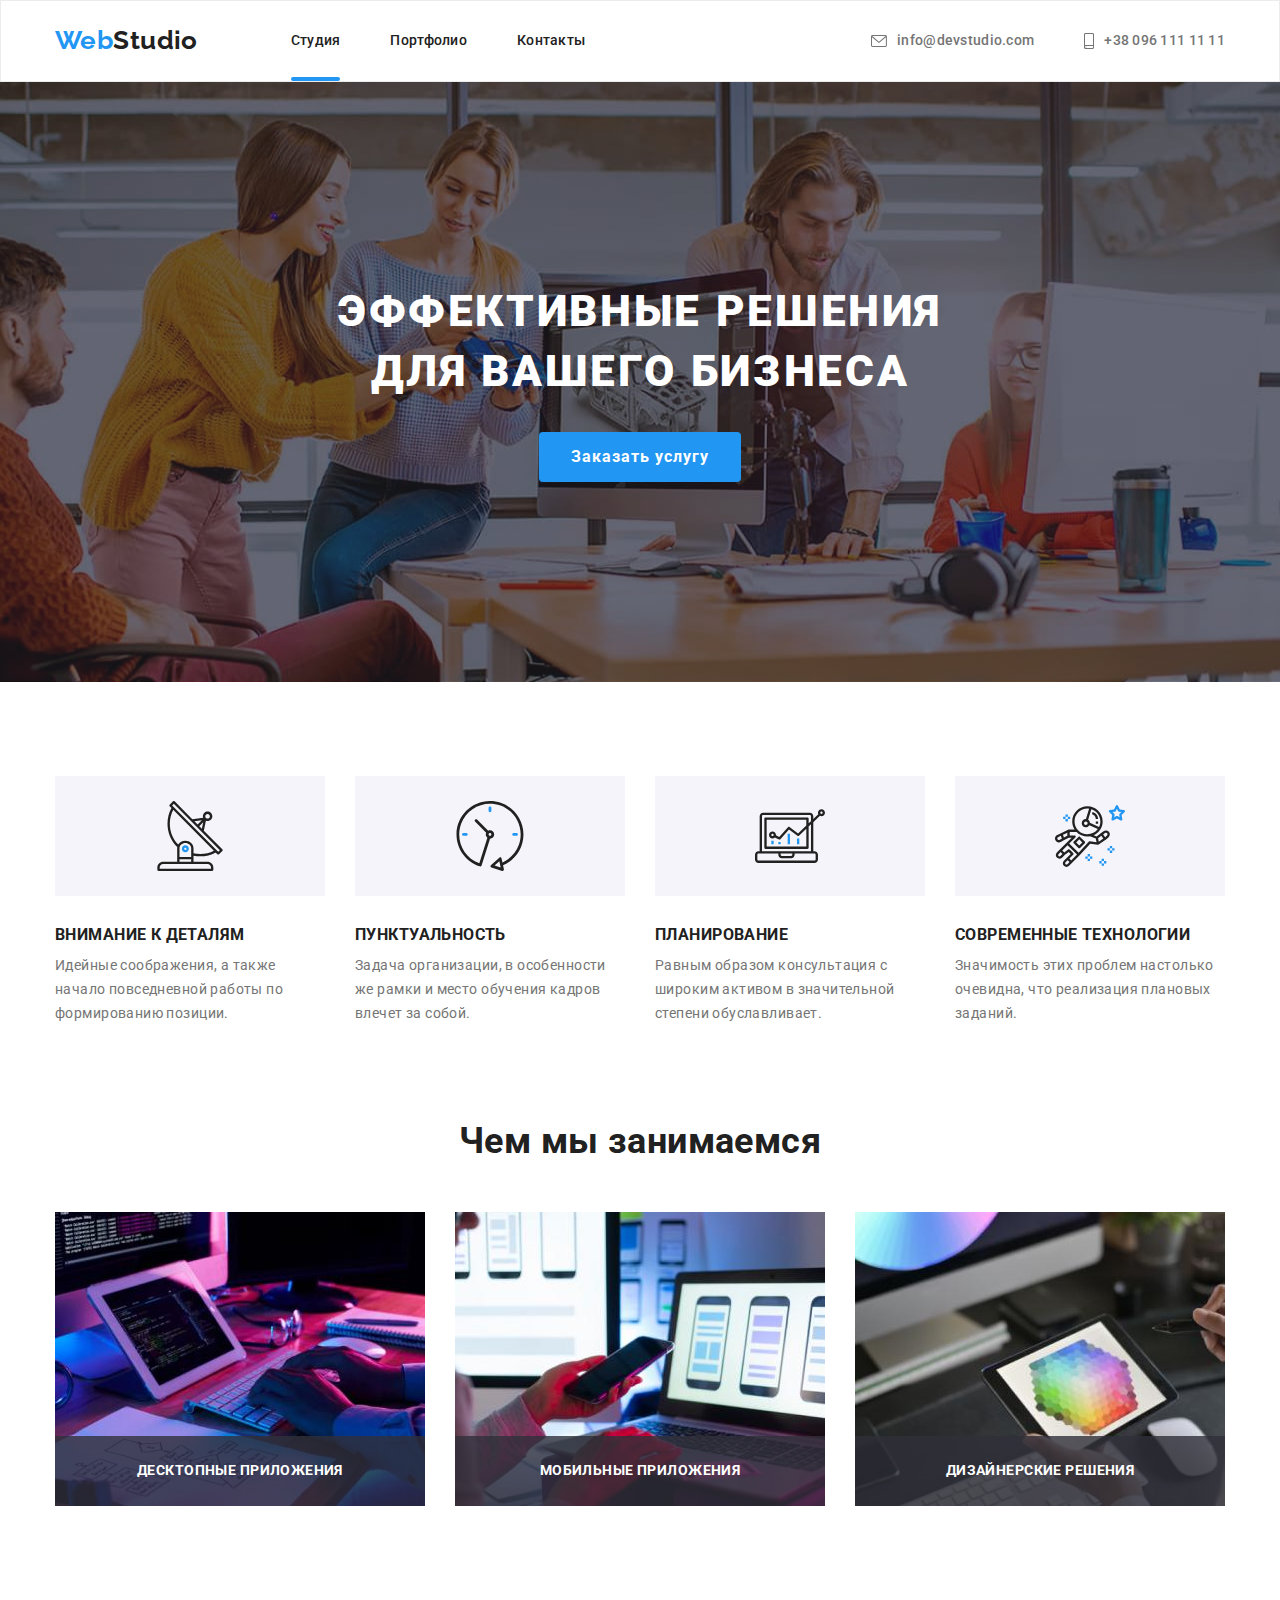
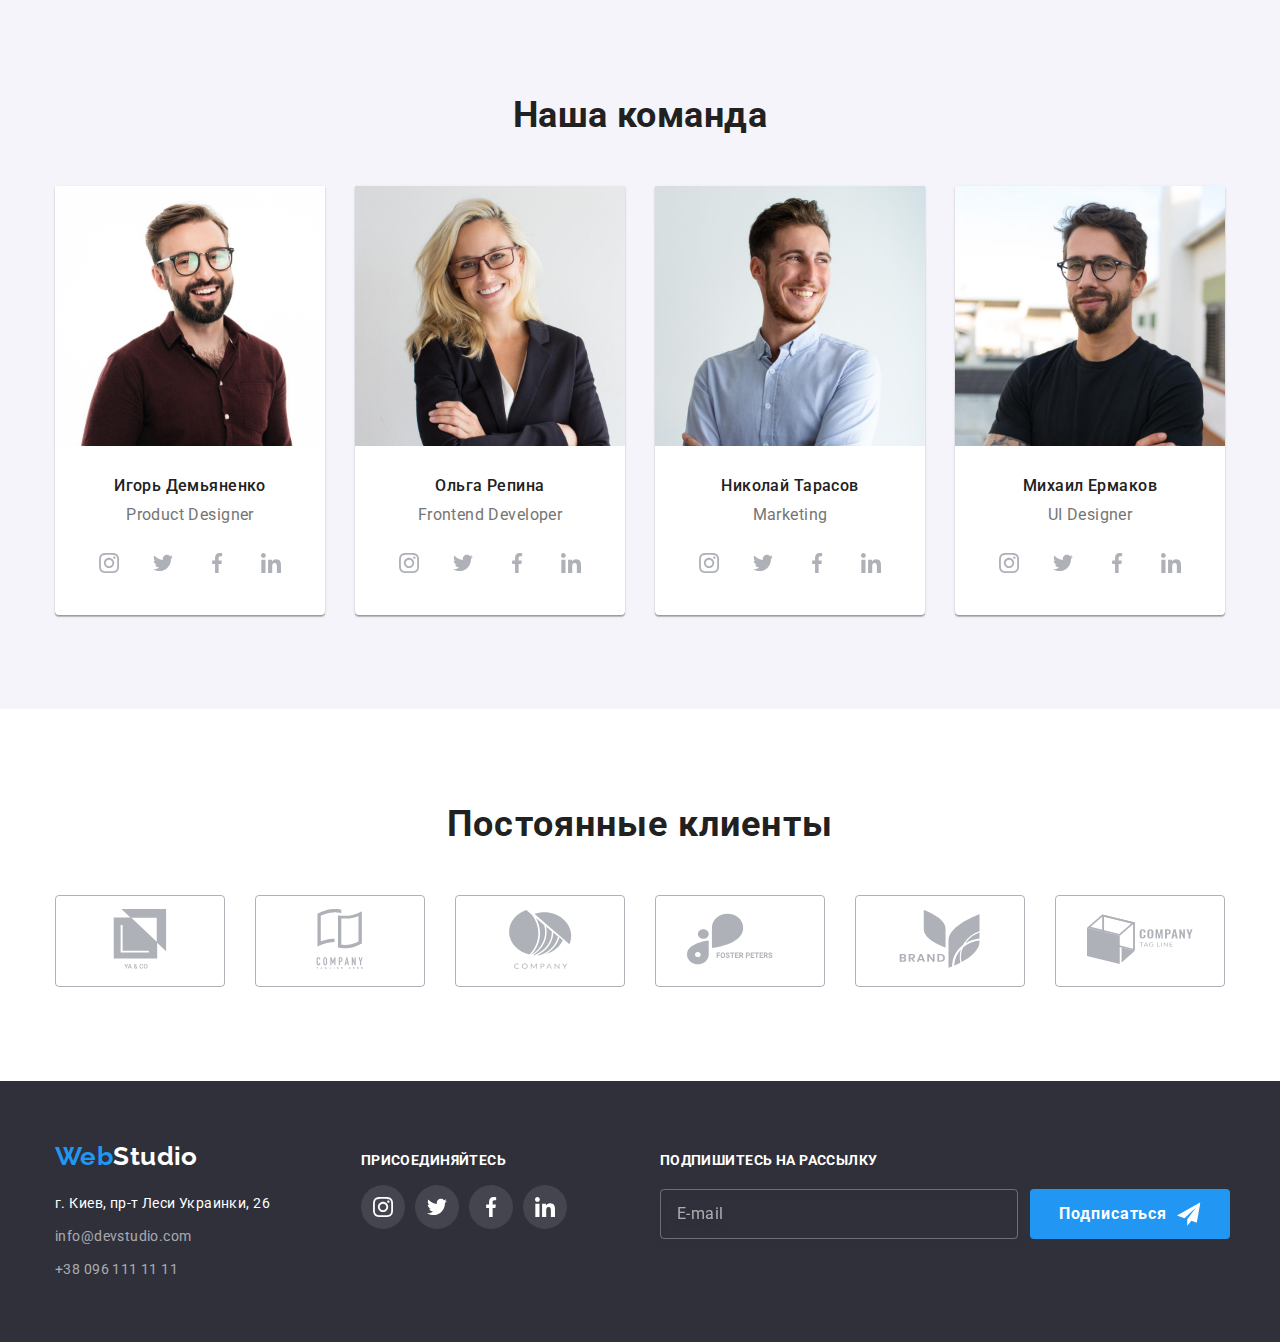
<file: index.html>
<!DOCTYPE html>
<html lang="ru">

<head>
  <meta charset="UTF-8" />
  <meta http-equiv="X-UA-Compatible" content="IE=edge" />
  <meta name="viewport" content="width=device-width, initial-scale=1.0" />
  <title>Document</title>

  <link rel="preconnect" href="https://fonts.googleapis.com" />
  <link rel="preconnect" href="https://fonts.gstatic.com" crossorigin />
  <link href="https://fonts.googleapis.com/css2?family=Raleway:wght@700&family=Roboto:wght@400;500;700;900&display=swap"
    rel="stylesheet" />
  <link rel="stylesheet"
    href="https://cdnjs.cloudflare.com/ajax/libs/modern-normalize/1.1.0/modern-normalize.min.css" />
  <link rel="stylesheet" href="./css/main.min.css" />
</head>

<body>
  <!-- Шапка сайту -->
  <header class="header">
    <div class="container header__container">
      <nav class="header__navigation">
        <a href="./index.html" class="logo">Web
          <span class="logo_color_dark">Studio</span>
        </a>
        <ul class="header__list">
          <li class="header__item">
            <a class="header__link current" href="./index.html">Студия</a>
          </li>
          <li class="header__item">
            <a class="header__link" href="./portfolio.html">Портфолио</a>
          </li>
          <li class="header__item">
            <a class="header__link" href="">Контакты</a>
          </li>
        </ul>
      </nav>
      <ul class="header__contacts-list">
        <li class="header__contacts-item">
          <a class="header__contact-link" href="mailto:info@devstudio.com">
            <svg class="contact-icon" width="16" height="12">
              <use href="./images/icon.svg/sprite.svg#icon-envelope"></use>
            </svg>
            info@devstudio.com</a>
        </li>
        <li class="header__contacts-item">
          <a class="header__contact-link" href="tel:+380961111111">
            <svg class="contact-icon" width="10" height="16">
              <use href="./images/icon.svg/sprite.svg#icon-smartphone"></use>
            </svg>
            +38 096 111 11 11</a>
        </li>
      </ul>
    </div>
  </header>

  <main>
    <!-- Герой -->
    <section class="hero">
      <div class="container">
        <h1 class="hero__title">Эффективные решения для вашего бизнеса</h1>
        <button class="btn btn__hero" data-modal-open type="button">
          Заказать услугу
        </button>
      </div>
    </section>

    <!-- Особливості -->
    <section class="features">
      <div class="container">
        <h2 class="visually-hidden">Особенности</h2>

        <ul class="features__list">
          <li class="features__list-item">
            <div class="features__icon">
              <svg class="features__icon-card">
                <use href="./images/icon.svg/sprite.svg#icon-antenna"></use>
              </svg>
            </div>
            <h3 class="features__list-title">Внимание к деталям</h3>
            <p class="features__list-text">
              Идейные соображения, а также начало повседневной работы по
              формированию позиции.
            </p>
          </li>
          <li class="features__list-item">
            <div class="features__icon">
              <svg class="features__icon-card">
                <use href="./images/icon.svg/sprite.svg#icon-clock"></use>
              </svg>
            </div>
            <h3 class="features__list-title">Пунктуальность</h3>
            <p class="features__list-text">
              Задача организации, в особенности же рамки и место обучения
              кадров влечет за собой.
            </p>
          </li>
          <li class="features__list-item">
            <div class="features__icon">
              <svg class="features__icon-card">
                <use href="./images/icon.svg/sprite.svg#icon-diagram"></use>
              </svg>
            </div>
            <h3 class="features__list-title">Планирование</h3>
            <p class="features__list-text">
              Равным образом консультация с широким активом в значительной
              степени обуславливает.
            </p>
          </li>
          <li class="features__list-item">
            <div class="features__icon">
              <svg class="features__icon-card">
                <use href="./images/icon.svg/sprite.svg#icon-astronaut"></use>
              </svg>
            </div>
            <h3 class="features__list-title">Современные технологии</h3>
            <p class="features__list-text">
              Значимость этих проблем настолько очевидна, что реализация
              плановых заданий.
            </p>
          </li>
        </ul>
      </div>
    </section>

    <!-- Приклади рабіт -->
    <section class="products">
      <div class="container">
        <h2 class="products__title">Чем мы занимаемся</h2>

        <ul class="products__list">
          <li class="products__list-item">
            <img class="products__list-image" src="./images/img.jpg" alt="Компьютер" width="370" />
            <div class="product__overlay">
              <p class="product__overlay-text">Десктопные приложения</p>
            </div>
          </li>
          <li class="products__list-item">
            <img class="products__list-image" src="./images/img1.jpg" alt="Телефон" width="370" />
            <div class="product__overlay">
              <p class="product__overlay-text">Мобильные приложения</p>
            </div>
          </li>
          <li class="products__list-item">
            <img class="products__list-image" src="./images/img2.jpg" alt="Планшет" width="370" />
            <div class="product__overlay">
              <p class="product__overlay-text">Дизайнерские решения</p>
            </div>
          </li>
        </ul>
      </div>
    </section>

    <!-- Наша команда-->
    <section class="team">
      <div class="container">
        <h2 class="team__title">Наша команда</h2>

        <ul class="team__list">
          <li class="team__list-item">
            <a class="team__list-image" href=""><img src="./images/img3.jpg" alt="Член команды" width="270" /></a>
            <h3 class="team__list-title">Игорь Демьяненко</h3>
            <p class="team__list-text" lang="en">Product Designer</p>
            <ul class="networks">
              <li class="networks__item">
                <a class="networks__link">
                  <svg class="networks__icon">
                    <use href="./images/icon.svg/sprite.svg#icon-instagram"></use>
                  </svg>
                </a>
              </li>
              <li class="networks__item">
                <a class="networks__link">
                  <svg class="networks__icon">
                    <use href="./images/icon.svg/sprite.svg#icon-twitter"></use>
                  </svg>
                </a>
              </li>
              <li class="networks__item">
                <a class="networks__link">
                  <svg class="networks__icon">
                    <use href="./images/icon.svg/sprite.svg#icon-facebook"></use>
                  </svg>
                </a>
              </li>
              <li class="networks__item">
                <a class="networks__link">
                  <svg class="networks__icon">
                    <use href="./images/icon.svg/sprite.svg#icon-linkedin"></use>
                  </svg>
                </a>
              </li>
            </ul>
          </li>
          <li class="team__list-item">
            <a class="team__list-image" href=""><img src="./images/img4.jpg" alt="Член команды" width="270" /></a>
            <h3 class="team__list-title">Ольга Репина</h3>
            <p class="team__list-text" lang="en">Frontend Developer</p>
            <ul class="networks">
              <li class="networks__item">
                <a class="networks__link">
                  <svg class="networks__icon">
                    <use href="./images/icon.svg/sprite.svg#icon-instagram"></use>
                  </svg>
                </a>
              </li>
              <li class="networks__item">
                <a class="networks__link">
                  <svg class="networks__icon">
                    <use href="./images/icon.svg/sprite.svg#icon-twitter"></use>
                  </svg>
                </a>
              </li>
              <li class="networks__item">
                <a class="networks__link">
                  <svg class="networks__icon">
                    <use href="./images/icon.svg/sprite.svg#icon-facebook"></use>
                  </svg>
                </a>
              </li>
              <li class="networks__item">
                <a class="networks__link">
                  <svg class="networks__icon">
                    <use href="./images/icon.svg/sprite.svg#icon-linkedin"></use>
                  </svg>
                </a>
              </li>
            </ul>
          </li>
          <li class="team__list-item">
            <a class="team__list-image" href=""><img src="./images/img5.jpg" alt="Член команды" width="270" /></a>
            <h3 class="team__list-title">Николай Тарасов</h3>
            <p class="team__list-text" lang="en">Marketing</p>
            <ul class="team__networks networks">
              <li class="networks__item">
                <a class="networks__link">
                  <svg class="networks__icon">
                    <use href="./images/icon.svg/sprite.svg#icon-instagram"></use>
                  </svg>
                </a>
              </li>
              <li class="networks__item">
                <a class="networks__link">
                  <svg class="networks__icon">
                    <use href="./images/icon.svg/sprite.svg#icon-twitter"></use>
                  </svg>
                </a>
              </li>
              <li class="networks__item">
                <a class="networks__link">
                  <svg class="networks__icon">
                    <use href="./images/icon.svg/sprite.svg#icon-facebook"></use>
                  </svg>
                </a>
              </li>
              <li class="networks__item">
                <a class="networks__link">
                  <svg class="networks__icon">
                    <use href="./images/icon.svg/sprite.svg#icon-linkedin"></use>
                  </svg>
                </a>
              </li>
            </ul>
          </li>
          <li class="team__list-item">
            <a class="team__list-image" href=""><img src="./images/img6.jpg" alt="Член команды" width="270" /></a>
            <h3 class="team__list-title">Михаил Ермаков</h3>
            <p class="team__list-text" lang="en">UI Designer</p>
            <ul class="networks">
              <li class="networks__item">
                <a class="networks__link">
                  <svg class="networks__icon">
                    <use href="./images/icon.svg/sprite.svg#icon-instagram"></use>
                  </svg>
                </a>
              </li>
              <li class="networks__item">
                <a class="networks__link">
                  <svg class="networks__icon">
                    <use href="./images/icon.svg/sprite.svg#icon-twitter"></use>
                  </svg>
                </a>
              </li>
              <li class="networks__item">
                <a class="networks__link">
                  <svg class="networks__icon">
                    <use href="./images/icon.svg/sprite.svg#icon-facebook"></use>
                  </svg>
                </a>
              </li>
              <li class="networks__item">
                <a class="networks__link">
                  <svg class="networks__icon">
                    <use href="./images/icon.svg/sprite.svg#icon-linkedin"></use>
                  </svg>
                </a>
              </li>
            </ul>
          </li>
        </ul>
      </div>
    </section>
  </main>

  <!-- Постійні клієнти -->
  <section class="customers">
    <div class="container">
      <h2 class="customers__title">Постоянные клиенты</h2>

      <ul class="customers__list">
        <li class="customers__list-item">
          <a class="customers__link">
            <svg class="customers__icon">
              <use href="./images/icon.svg/sprite.svg#icon-group6"></use>
            </svg>
          </a>
        </li>
        <li class="customers__list-item">
          <a class="customers__link">
            <svg class="customers__icon">
              <use href="./images/icon.svg/sprite.svg#icon-group1"></use>
            </svg>
          </a>
        </li>
        <li class="customers__list-item">
          <a class="customers__link">
            <svg class="customers__icon">
              <use href="./images/icon.svg/sprite.svg#icon-group2"></use>
            </svg>
          </a>
        </li>
        <li class="customers__list-item">
          <a class="customers__link">
            <svg class="customers__icon">
              <use href="./images/icon.svg/sprite.svg#icon-group3"></use>
            </svg>
          </a>
        </li>
        <li class="customers__list-item">
          <a class="customers__link">
            <svg class="customers__icon">
              <use href="./images/icon.svg/sprite.svg#icon-group4"></use>
            </svg>
          </a>
        </li>
        <li class="customers__list-item">
          <a class="customers__link">
            <svg class="customers__icon">
              <use href="./images/icon.svg/sprite.svg#icon-group5"></use>
            </svg>
          </a>
        </li>
      </ul>
    </div>
  </section>

  <!-- Підвал -->
  <footer class="footer">
    <div class="container footer__container">
      <div class="footer__container_position_left">
        <a class="logo" href="./index.html">Web
          <span class="logo_color_light">Studio</span>
        </a>
        <address class="address">
          <ul class="address__list">
            <li class="address__item">
              <a class="address__link link"
                href="https://www.google.com.ua/maps/place/%D0%B1%D1%83%D0%BB%D1%8C%D0%B2%D0%B0%D1%80+%D0%9B%D0%B5%D1%81%D1%96+%D0%A3%D0%BA%D1%80%D0%B0%D1%97%D0%BD%D0%BA%D0%B8,+26,+%D0%9A%D0%B8%D1%97%D0%B2,+02000/@50.4265807,30.5361971,17z/data=!3m1!4b1!4m5!3m4!1s0x40d4cf0e033ecbe9:0x57a4dffefec77da0!8m2!3d50.4265807!4d30.5383858?hl=uk">г.
                Киев, пр-т Леси Украинки, 26</a>
            </li>
            <li class="address__item-contact">
              <a class="address__link-contact link" href="mailto:info@devstudio.com">info@devstudio.com</a>
            </li>
            <li class="address__item-contact">
              <a class="address__link-contact link" href="tel:+380961111111">+38 096 111 11 11</a>
            </li>
          </ul>
        </address>
      </div>
      <div class="footer__container_position_right">
        <h2 class="footer__title">Присоединяйтесь</h2>
        <ul class="networks">
          <li class="networks__item">
            <a class="networks__link networks__link_bg_dark">
              <svg class="networks__icon networks__icon_color_white">
                <use href="./images/icon.svg/sprite.svg#icon-instagram"></use>
              </svg>
            </a>
          </li>
          <li class="networks__item">
            <a class="networks__link networks__link_bg_dark">
              <svg class="networks__icon networks__icon_color_white">
                <use href="./images/icon.svg/sprite.svg#icon-twitter"></use>
              </svg>
            </a>
          </li>
          <li class="networks__item">
            <a class="networks__link networks__link_bg_dark">
              <svg class="networks__icon networks__icon_color_white">
                <use href="./images/icon.svg/sprite.svg#icon-facebook"></use>
              </svg>
            </a>
          </li>
          <li class="networks__item">
            <a class="networks__link networks__link_bg_dark">
              <svg class="networks__icon networks__icon_color_white">
                <use href="./images/icon.svg/sprite.svg#icon-linkedin"></use>
              </svg>
            </a>
          </li>
        </ul>
      </div>
      <div class="footer__form">
        <form class="footer__form-subscription">
          <p class="footer__form-title">Подпишитесь на рассылку</p>
          <div class="footer__form-blok">
            <input type="email" name="email" id="footer-email" placeholder="E-mail" class="footer__input" />
            <label for="footer-email" class="footer__email"></label>
            <button type="submit" class="btn btn__footer">Подписаться
              <svg class="btn__footer_decoration_icon">
                <use href="./images/icon.svg/sprite.svg#icon-send"></use>
              </svg>
            </button>
        </form>
      </div>
    </div>
  </footer>

  <!-- Модальне вікно -->

  <div class="backdrop is-hidden" data-modal>
    <div class="modal">
      <button type="button" class="button-close" data-modal-close>
        <svg class="icon-close">
          <use href="./images/icon.svg/sprite.svg#icon-close"></use>
        </svg>
      </button>
      <p class="modal-title">Оставьте свои данные, мы вам перезвоним</p>
      <form class="modal-form">
        <div class="modal-field">
          <label for="user-name" class="modal-label">Имя</label>
          <span class="input-wrapper">
            <input type="text" name="user-name" id="user-name" class="modal-input">
            <svg class="input-icon" width="18" height="18">
              <use href="./images/icon.svg/sprite.svg#icon-person"></use>
            </svg>
          </span>
        </div>
        <div class="modal-field">
          <label for="user-tel" class="modal-label">Телефон</label>
          <span class="input-wrapper">
            <input type="tel" name="user-tel" id="user-tel" class="modal-input">
            <svg class="input-icon" width="18" height="18">
              <use href="./images/icon.svg/sprite.svg#icon-phone"></use>
            </svg>
          </span>
        </div>
        <div class="modal-field">
          <label for="user-email" class="modal-label">Почта</label>
          <span class="input-wrapper">
            <input type="email" name="user-email" id="user-email" class="modal-input">
            <svg class="input-icon" width="18" height="18">
              <use href="./images/icon.svg/sprite.svg#icon-email"></use>
            </svg>
          </span>
        </div>
        <div class="modal-field">
          <label for="user-coment" class="modal-label">Комментарий</label>
          <textarea name="user-coment" id="user-coment" class="modal-textarea" placeholder="Введите текст"></textarea>
        </div>
        <input type="checkbox" name="user-permission" id="modal-checkbox" class="input-checkbox visually-hidden">
        <label for="modal-checkbox" class="label-checkbox"><span><svg class="check-icon" width="16" height="15">
              <use href="./images/icon.svg/sprite.svg#icon-vector"></use>
            </svg></span>Соглашаюсь с рассылкой и принимаю <a href="" class="modal__link">Условия договора</a></label>
        <button type="submit" class="btn modal__btn">Отправить</button>
      </form>
    </div>
  </div>
  <script src="./js/modal.js"></script>
</body>

</html>
</file>
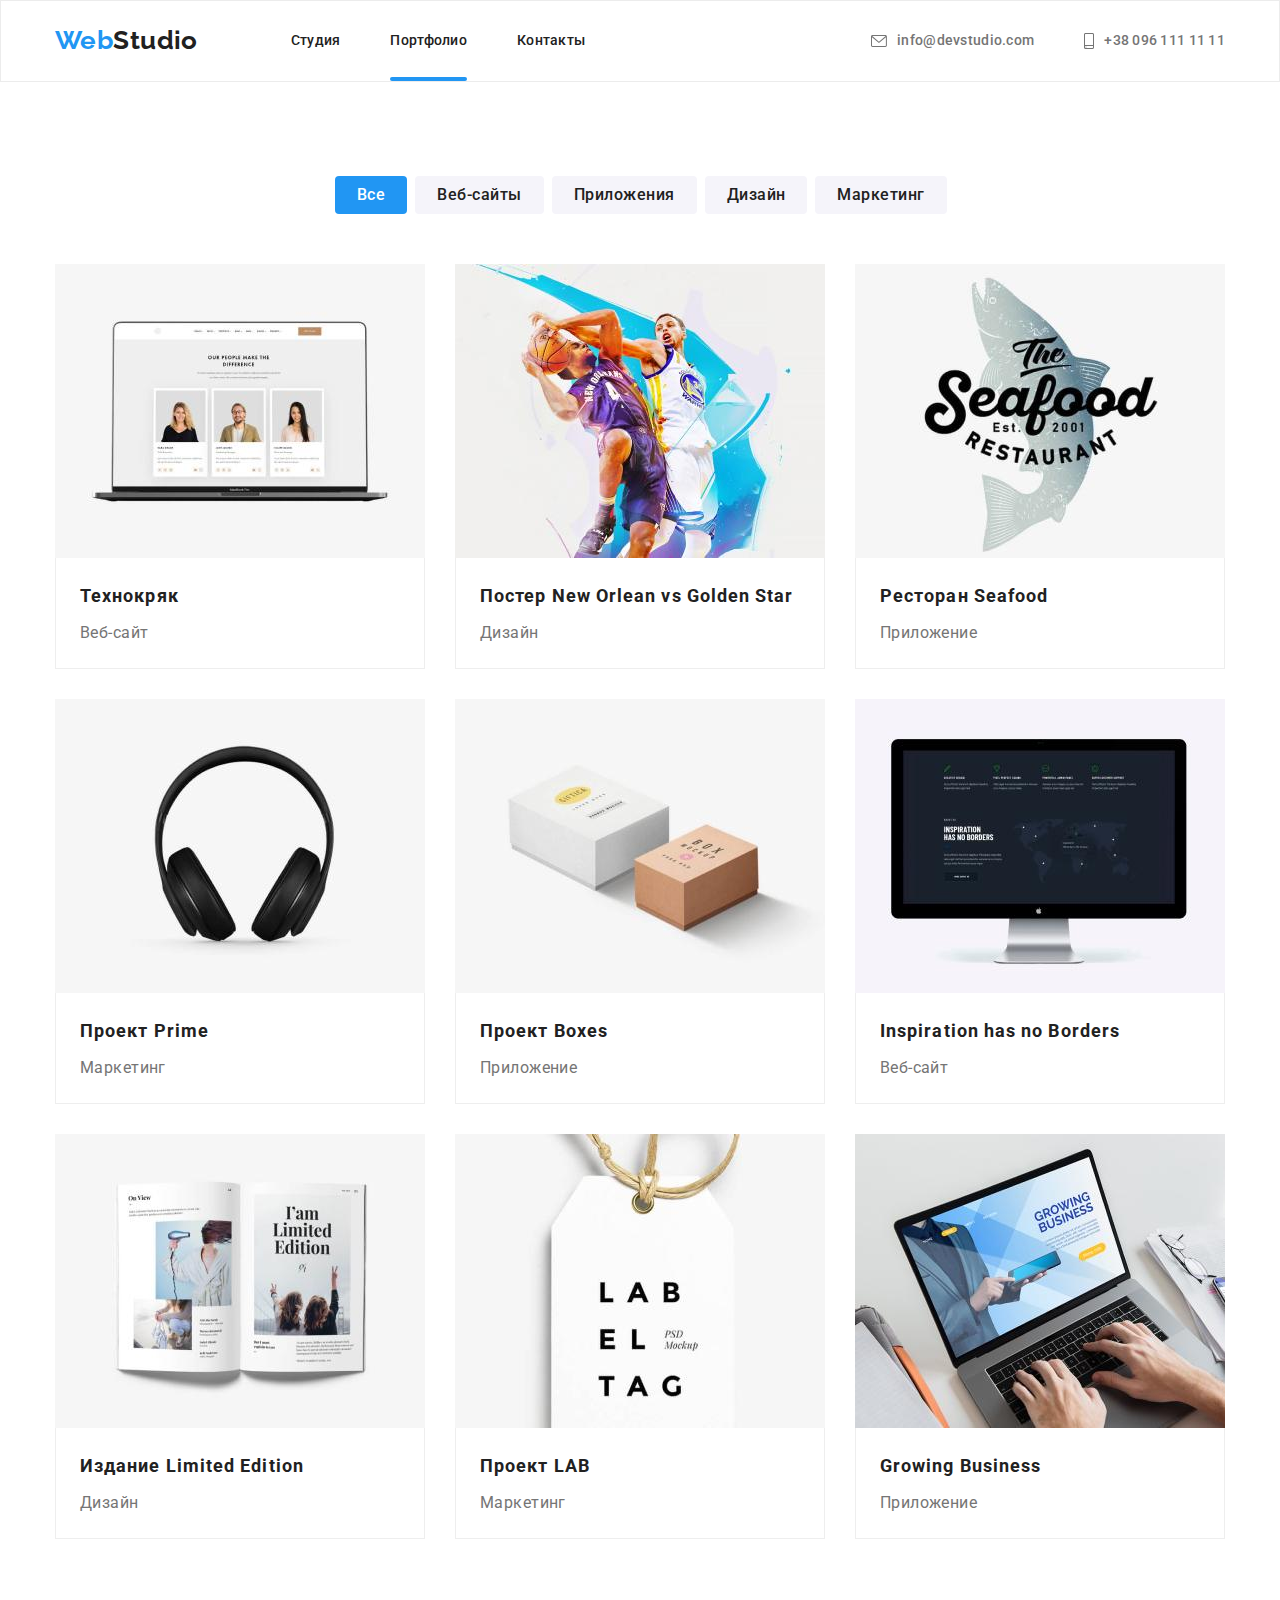
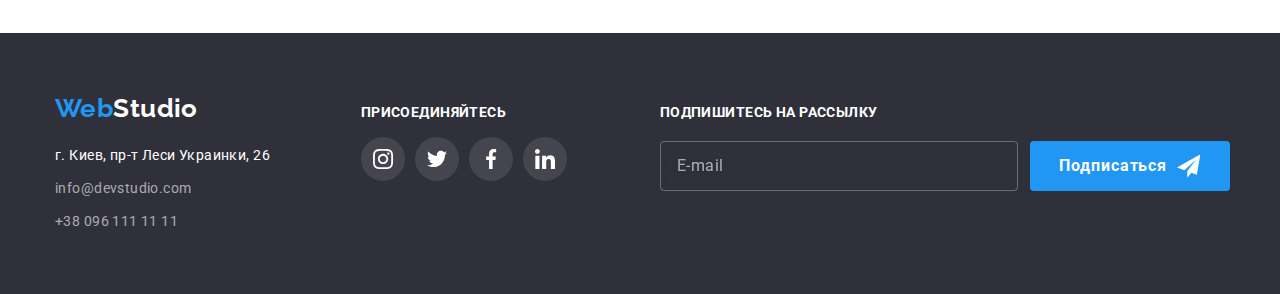
<file: portfolio.html>
<!DOCTYPE html>
<html lang="ru">

<head>
    <meta charset="UTF-8" />
    <meta http-equiv="X-UA-Compatible" content="IE=edge" />
    <meta name="viewport" content="width=device-width, initial-scale=1.0" />
    <title>Document</title>
    <link rel="preconnect" href="https://fonts.googleapis.com" />
    <link rel="preconnect" href="https://fonts.gstatic.com" crossorigin />
    <link
        href="https://fonts.googleapis.com/css2?family=Raleway:wght@700&family=Roboto:wght@400;500;700;900&display=swap"
        rel="stylesheet" />
    <link rel="stylesheet"
        href="https://cdnjs.cloudflare.com/ajax/libs/modern-normalize/1.1.0/modern-normalize.min.css" />
    <link rel="stylesheet" href="./css/main.min.css" />
</head>

<body>
    <!-- Шапка сайту -->
    <header class="header">
        <div class="container header__container">
            <nav class="header__navigation">
                <a href="./index.html" class="logo">Web
                    <span class="logo_color_dark">Studio</span>
                </a>
                <ul class="header__list">
                    <li class="header__item">
                        <a class="header__link" href="./index.html">Студия</a>
                    </li>
                    <li class="header__item">
                        <a class="header__link current" href="./portfolio.html">Портфолио</a>
                    </li>
                    <li class="header__item">
                        <a class="header__link" href="">Контакты</a>
                    </li>
                </ul>
            </nav>
            <ul class="header__contacts-list">
                <li class="header__contacts-item">
                    <a class="header__contact-link" href="mailto:info@devstudio.com">
                        <svg class="contact-icon" width="16" height="12">
                            <use href="./images/icon.svg/sprite.svg#icon-envelope"></use>
                        </svg>
                        info@devstudio.com</a>
                </li>
                <li class="header__contacts-item">
                    <a class="header__contact-link" href="tel:+380961111111">
                        <svg class="contact-icon" width="10" height="16">
                            <use href="./images/icon.svg/sprite.svg#icon-smartphone"></use>
                        </svg>
                        +38 096 111 11 11</a>
                </li>
            </ul>
        </div>
    </header>

    <main>
        <!-- Наші проекти-->
        <section class="filter">
            <div class="container">
                <h1 class="visually-hidden">Наші проекти</h1>

                <ul class="filter__list">
                    <li class="filter__item">
                        <button class="btn btn__filter btn__filter_current" type="button">Все</button>
                    </li>
                    <li class="filter__item">
                        <button class="btn btn__filter" type="button">Веб-сайты</button>
                    </li>
                    <li class="filter__item">
                        <button class="btn btn__filter" type="button">Приложения</button>
                    </li>
                    <li class="filter__item">
                        <button class="btn btn__filter" type="button">Дизайн</button>
                    </li>
                    <li class="filter__item">
                        <button class="btn btn__filter" type="button">Маркетинг</button>
                    </li>
                </ul>

                <ul class="projects">
                    <li class="project__item">
                        <a class="project__link" href="">
                            <div class="project__wrapper">
                                <img class="project__img" src="./images/img7.jpg" alt="Проект" width="370"
                                    height="294" />
                                <p class="project__overlay">
                                    Технокряк это современная площадка распространения
                                    коронавируса. Компании используют эту платформу для
                                    цифрового шпионажа и атак на защищённые сервера конкурентов.
                                </p>
                            </div>
                            <div class="project__description">
                                <h2 class="project__title">Технокряк</h2>
                                <p class="project__text">Веб-сайт</p>
                            </div>
                        </a>
                    </li>

                    <li class="project__item">
                        <a class="project__link" href="">
                            <div class="project__wrapper">
                                <img class="project__img" src="./images/img8.jpg" alt="Проект" width="370"
                                    height="294" />
                                <p class="project__overlay">
                                    Технокряк это современная площадка распространения
                                    коронавируса. Компании используют эту платформу для
                                    цифрового шпионажа и атак на защищённые сервера конкурентов.
                                </p>
                            </div>
                            <div class="project__description">
                                <h2 class="project__title">
                                    Постер New Orlean vs Golden Star
                                </h2>
                                <p class="project__text">Дизайн</p>
                            </div>
                        </a>
                    </li>

                    <li class="project__item">
                        <a class="project__link" href="">
                            <div class="project__wrapper">
                                <img class="project__img" src="./images/img9.jpg" alt="Проект" width="370"
                                    height="294" />
                                <p class="project__overlay">
                                    Технокряк это современная площадка распространения
                                    коронавируса. Компании используют эту платформу для
                                    цифрового шпионажа и атак на защищённые сервера конкурентов.
                                </p>
                            </div>
                            <div class="project__description">
                                <h2 class="project__title">Ресторан Seafood</h2>
                                <p class="project__text">Приложение</p>
                            </div>
                        </a>
                    </li>
                    <li class="project__item">
                        <a class="project__link" href="">
                            <div class="project__wrapper">
                                <img class="project__img" src="./images/img10.jpg" alt="Проект" width="370"
                                    height="294" />
                                <p class="project__overlay">
                                    Технокряк это современная площадка распространения
                                    коронавируса. Компании используют эту платформу для
                                    цифрового шпионажа и атак на защищённые сервера конкурентов.
                                </p>
                            </div>
                            <div class="project__description">
                                <h2 class="project__title">Проект Prime</h2>
                                <p class="project__text">Маркетинг</p>
                            </div>
                        </a>
                    </li>

                    <li class="project__item">
                        <a class="project__link" href="">
                            <div class="project__wrapper">
                                <img class="project__img" src="./images/img11.jpg" alt="Проект" width="370"
                                    height="294" />
                                <p class="project__overlay">
                                    Технокряк это современная площадка распространения
                                    коронавируса. Компании используют эту платформу для
                                    цифрового шпионажа и атак на защищённые сервера конкурентов.
                                </p>
                            </div>
                            <div class="project__description">
                                <h2 class="project__title">Проект Boxes</h2>
                                <p class="project__text">Приложение</p>
                            </div>
                        </a>
                    </li>

                    <li class="project__item">
                        <a class="project__link" href="">
                            <div class="project__wrapper">
                                <img class="project__img" src="./images/img12.jpg" alt="Проект" width="370"
                                    height="294" />
                                <p class="project__overlay">
                                    Технокряк это современная площадка распространения
                                    коронавируса. Компании используют эту платформу для
                                    цифрового шпионажа и атак на защищённые сервера конкурентов.
                                </p>
                            </div>
                            <div class="project__description">
                                <h2 class="project__title">Inspiration has no Borders</h2>
                                <p class="project__text">Веб-сайт</p>
                            </div>
                        </a>
                    </li>

                    <li class="project__item">
                        <a class="project__link" href="">
                            <div class="project__wrapper">
                                <img class="project__img" src="./images/img13.jpg" alt="Проект" width="370"
                                    height="294" />
                                <p class="project__overlay">
                                    Технокряк это современная площадка распространения
                                    коронавируса. Компании используют эту платформу для
                                    цифрового шпионажа и атак на защищённые сервера конкурентов.
                                </p>
                            </div>
                            <div class="project__description">
                                <h2 class="project__title">Издание Limited Edition</h2>
                                <p class="project__text">Дизайн</p>
                            </div>
                        </a>
                    </li>

                    <li class="project__item">
                        <a class="project__link" href="">
                            <div class="project__wrapper">
                                <img class="project__img" src="./images/img14.jpg" alt="Проект" width="370"
                                    height="294" />
                                <p class="project__overlay">
                                    Технокряк это современная площадка распространения
                                    коронавируса. Компании используют эту платформу для
                                    цифрового шпионажа и атак на защищённые сервера конкурентов.
                                </p>
                            </div>
                            <div class="project__description">
                                <h2 class="project__title">Проект LAB</h2>
                                <p class="project__text">Маркетинг</p>
                            </div>
                        </a>
                    </li>

                    <li class="project__item">
                        <a class="project__link" href="">
                            <div class="project__wrapper">
                                <img class="project__img" src="./images/img15.jpg" alt="Проект" width="370"
                                    height="294" />
                                <p class="project__overlay">
                                    Технокряк это современная площадка распространения
                                    коронавируса. Компании используют эту платформу для
                                    цифрового шпионажа и атак на защищённые сервера конкурентов.
                                </p>
                            </div>
                            <div class="project__description">
                                <h2 class="project__title">Growing Business</h2>
                                <p class="project__text">Приложение</p>
                            </div>
                        </a>
                    </li>
                </ul>
            </div>
        </section>
    </main>

    <!-- Підвал -->
    <footer class="footer">
        <div class="container footer__container">
            <div class="footer__container_position_left">
                <a class="logo" href="./index.html">Web
                    <span class="logo_color_light">Studio</span>
                </a>
                <address class="address">
                    <ul class="address__list">
                        <li class="address__item">
                            <a class="address__link link"
                                href="https://www.google.com.ua/maps/place/%D0%B1%D1%83%D0%BB%D1%8C%D0%B2%D0%B0%D1%80+%D0%9B%D0%B5%D1%81%D1%96+%D0%A3%D0%BA%D1%80%D0%B0%D1%97%D0%BD%D0%BA%D0%B8,+26,+%D0%9A%D0%B8%D1%97%D0%B2,+02000/@50.4265807,30.5361971,17z/data=!3m1!4b1!4m5!3m4!1s0x40d4cf0e033ecbe9:0x57a4dffefec77da0!8m2!3d50.4265807!4d30.5383858?hl=uk">г.
                                Киев, пр-т Леси Украинки, 26</a>
                        </li>
                        <li class="address__item-contact">
                            <a class="address__link-contact link"
                                href="mailto:info@devstudio.com">info@devstudio.com</a>
                        </li>
                        <li class="address__item-contact">
                            <a class="address__link-contact link" href="tel:+380961111111">+38 096 111 11 11</a>
                        </li>
                    </ul>
                </address>
            </div>
            <div class="footer__container_position_right">
                <h2 class="footer__title">Присоединяйтесь</h2>
                <ul class="networks">
                    <li class="networks__item">
                        <a class="networks__link networks__link_bg_dark">
                            <svg class="networks__icon networks__icon_color_white">
                                <use href="./images/icon.svg/sprite.svg#icon-instagram"></use>
                            </svg>
                        </a>
                    </li>
                    <li class="networks__item">
                        <a class="networks__link networks__link_bg_dark">
                            <svg class="networks__icon networks__icon_color_white">
                                <use href="./images/icon.svg/sprite.svg#icon-twitter"></use>
                            </svg>
                        </a>
                    </li>
                    <li class="networks__item">
                        <a class="networks__link networks__link_bg_dark">
                            <svg class="networks__icon networks__icon_color_white">
                                <use href="./images/icon.svg/sprite.svg#icon-facebook"></use>
                            </svg>
                        </a>
                    </li>
                    <li class="networks__item">
                        <a class="networks__link networks__link_bg_dark">
                            <svg class="networks__icon networks__icon_color_white">
                                <use href="./images/icon.svg/sprite.svg#icon-linkedin"></use>
                            </svg>
                        </a>
                    </li>
                </ul>
            </div>
            <div class="footer__form">
                <form class="footer__form-subscription">
                    <p class="footer__form-title">Подпишитесь на рассылку</p>
                    <div class="footer__form-blok">
                        <input type="email" name="email" id="footer-email" placeholder="E-mail" class="footer__input" />
                        <label for="footer-email" class="footer__email"></label>
                        <button type="submit" class="btn btn__footer">Подписаться
                            <svg class="btn__footer_decoration_icon">
                                <use href="./images/icon.svg/sprite.svg#icon-send"></use>
                            </svg>
                        </button>
                </form>
            </div>
        </div>
    </footer>
</body>

</html>
</file>
<file: css/main.min.css>
:root {
  --main-title-color: #212121;
  --secondary-title-color: #757575;
  --main-text-color: #212121;
  --secondary-text-color: #757575;
  --accent-color: #2196f3;
  --tertiary-text-color: #ffffff;
  --background-color: #e5e5e5;
  --background-btn-color: #f5f4fa;
  --main-background-color: #ffffff;
  --project-gap: 30px;
  --container-gap: 94px;
  --main-font: 'Roboto', sans-serif;
  --logo-font: Raleway, sans-serif;
}
p,
h1,
h2,
h3,
h4,
h5,
h6 {
  margin: 0;
}
ul {
  margin: 0;
  padding-left: 0;
}
ul li {
  list-style: none;
}
a {
  text-decoration: none;
}
button {
  border: none;
}
.link {
  text-decoration: none;
}
body {
  font-family: var(--main-font);
  font-size: 14px;
  letter-spacing: 0.03em;
  color: var(--main-title-color);
}
img {
  display: block;
  max-width: 100%;
  height: auto;
}
.link {
  font-family: inherit;
  font-style: normal;
  font-weight: normal;
  line-height: 1.71;
}
.visually-hidden {
  position: absolute;
  width: 1px;
  height: 1px;
  margin: -1px;
  padding: 0;
  overflow: hidden;
  border: 0;
  clip: rect(0 0 0 0);
}
.current {
  color: var(--accent-color);
  position: relative;
}
.current:before {
  content: '';
  position: absolute;
  width: 100%;
  height: 4px;
  border-radius: 2px;
  background-color: var(--accent-color);
  display: block;
  bottom: -1px;
}
.btn__footer,
.networks__link,
.header__container,
.header__list,
.header__contacts-list,
.header__contact-link,
.features__list,
.features__icon,
.products__list,
.team__list,
.customers__list-item,
.footer__input::placeholder,
.backdrop,
.button-close,
.projects {
  display: flex;
  align-items: center;
}
.container {
  width: 1200px;
  margin: 0 auto;
  padding: 0 15px;
}
.logo {
  margin-right: 93px;
  font-family: var(--logo-font);
  display: flex;
  font-weight: bold;
  font-size: 26px;
  line-height: 1.2;
  color: var(--accent-color);
}
.logo_color_dark {
  color: var(--main-text-color);
}
.logo_color_light {
  color: var(--tertiary-text-color);
}
.btn {
  padding: 10px 32px;
  font-family: inherit;
  font-size: 16px;
  font-weight: bold;
  line-height: 1.87;
  letter-spacing: 0.06em;
  border-radius: 4px;
  color: var(--tertiary-text-color);
  background-color: var(--accent-color);
  cursor: pointer;
  transition: background-color 250ms cubic-bezier(0.4, 0, 0.2, 1);
}
.btn:hover,
.btn:focus {
  background-color: #188ce8;
}
.btn__hero {
  margin-top: 30px;
  text-align: center;
}
.btn__footer {
  width: 200px;
  height: 50px;
  padding: 10px 29px;
  text-align: center;
}
.btn__footer_decoration_icon {
  margin-left: 10px;
  width: 24px;
  height: 24px;
}
.btn__filter {
  padding: 6px 22px 6px 22px;
  font-family: inherit;
  font-size: 16px;
  font-weight: 500;
  line-height: 1.62;
  letter-spacing: 0.03em;
  text-align: center;
  color: var(--main-title-color);
  border-radius: 4px;
  background-color: var(--background-btn-color);
  cursor: pointer;
  transition: background-color 250ms cubic-bezier(0.4, 0, 0.2, 1),
    color 250ms cubic-bezier(0.4, 0, 0.2, 1),
    box-shadow 250ms cubic-bezier(0.4, 0, 0.2, 1);
}
.btn__filter:hover,
.btn__filter:focus {
  background-color: var(--accent-color);
  color: var(--tertiary-text-color);
  box-shadow: 0px 3px 1px rgba(0, 0, 0, 0.1), 0px 1px 2px rgba(0, 0, 0, 0.08),
    0px 2px 2px rgba(0, 0, 0, 0.12);
}
.btn__filter_current {
  background-color: var(--accent-color);
  color: var(--tertiary-text-color);
}
.networks {
  display: flex;
  justify-content: center;
}
.networks__item {
  width: 44px;
  height: 44px;
}
.networks__item + .networks__item {
  margin-left: 10px;
}
.networks__link {
  width: 100%;
  height: 100%;
  justify-content: center;
  border-radius: 50%;
  background-color: var(--main-background-color);
  cursor: pointer;
  transition: background-color 250ms cubic-bezier(0.4, 0, 0.2, 1);
}
.networks__link:hover,
.networks__link:focus {
  background-color: var(--accent-color);
}
.networks__link_bg_dark {
  background: rgba(255, 255, 255, 0.1);
}
.networks__icon {
  width: 20px;
  height: 20px;
  fill: #afb1b8;
  transition: fill 250ms cubic-bezier(0.4, 0, 0.2, 1);
}
.networks__link:hover .networks__icon,
.networks__link:focus .networks__icon {
  fill: var(--main-background-color);
}
.networks__icon_color_white {
  fill: #ffffff;
}
.address__list {
  margin-top: 20px;
  line-height: 1.71;
}
.address__item-contact {
  margin-top: 9px;
}
.address__link {
  color: var(--tertiary-text-color);
  transition: color 250ms cubic-bezier(0.4, 0, 0.2, 1);
}
.address__link:hover,
.address__link:focus {
  color: var(--accent-color);
}
.address__link-contact {
  color: rgba(255, 255, 255, 0.6);
  transition: color 250ms cubic-bezier(0.4, 0, 0.2, 1);
}
.address__link-contact:hover,
.address__link-contact:focus {
  color: var(--accent-color);
}
.header {
  padding-top: 24px;
  padding-bottom: 25px;
  background-color: var(--main-background-color);
  border: 1px solid #ececec;
}
.header__navigation {
  display: flex;
}
.header__item:not(:last-child) {
  margin-right: 50px;
}
.header__link {
  font-size: 14px;
  font-weight: 500;
  line-height: 1.14;
  letter-spacing: 0.02em;
  color: var(--main-text-color);
  transition: color 250ms cubic-bezier(0.4, 0, 0.2, 1);
  padding-top: 32px;
  padding-bottom: 32px;
}
.header__link:hover,
.header__link:focus {
  color: var(--accent-color);
}
.header__contacts-list {
  margin-left: auto;
}
.header__contacts-item:not(:last-child) {
  margin-right: 50px;
}
.header__contact-link {
  font-size: 14px;
  font-weight: 500;
  line-height: 1.14;
  letter-spacing: 0.02em;
  color: var(--secondary-text-color);
}
.header__contact-link:hover,
.header__contact-link:focus {
  color: var(--accent-color);
}
.contact-icon {
  margin-right: 10px;
  fill: currentColor;
  transition: fill 250ms cubic-bezier(0.4, 0, 0.2, 1);
}
.contact-icon:hover,
.contact-icon:focus {
  fill: var(--accent-color);
}
.hero {
  padding-top: 200px;
  padding-bottom: 200px;
  text-align: center;
  max-width: 1600px;
  margin: 0 auto;
  background-image: linear-gradient(
      to right,
      rgba(47, 48, 58, 0.4),
      rgba(47, 48, 58, 0.4)
    ),
    url(../images/hero.jpg);
  background-color: #c4c4c4;
  background-repeat: no-repeat;
  background-position: center;
  background-size: cover;
}
.hero__title {
  margin: 0 auto;
  max-width: 696px;
  font-size: 44px;
  font-weight: 900;
  line-height: 1.36;
  letter-spacing: 0.06em;
  text-align: center;
  text-transform: uppercase;
  color: var(--tertiary-text-color);
}
.features {
  padding-top: var(--container-gap);
  padding-bottom: var(--container-gap);
}
.features__list-item:not(:last-child) {
  margin-right: 30px;
}
.features__icon {
  justify-content: center;
  margin-bottom: 30px;
  width: 270px;
  height: 120px;
  background-color: var(--background-btn-color);
}
.features__icon-card {
  width: 70px;
  height: 70px;
}
.features__list-title {
  font-weight: bold;
  line-height: 1.14;
  text-transform: uppercase;
}
.features__list-text {
  margin-top: 10px;
  max-width: 270px;
  line-height: 1.71;
  color: var(--secondary-text-color);
}
.products {
  padding-bottom: var(--container-gap);
  background-color: var(--main-background-color);
}
.products__title {
  font-weight: bold;
  font-size: 36px;
  line-height: 1.17;
  text-align: center;
}
.products__list {
  margin-top: 50px;
  position: relative;
}
.products__list-item:not(:last-child) {
  margin-right: 30px;
}
.product__overlay {
  position: absolute;
  width: 370px;
  height: 70px;
  padding-top: 27px;
  padding-bottom: 27px;
  bottom: 0;
  background: rgba(47, 48, 58, 0.8);
  display: flex;
  text-align: center;
  justify-content: center;
}
.product__overlay-text {
  font-size: 14px;
  font-weight: bold;
  line-height: 1.14;
  letter-spacing: 0.03em;
  text-align: center;
  text-transform: uppercase;
  color: var(--tertiary-text-color);
}
.team {
  padding-top: var(--container-gap);
  padding-bottom: var(--container-gap);
  background-color: #f5f4fa;
}
.team__list {
  margin-top: 50px;
}
.team__list-item {
  padding-bottom: 30px;
  background-color: var(--main-background-color);
  border-radius: 0px 0px 4px 4px;
  box-shadow: 0px 1px 3px rgba(0, 0, 0, 0.12), 0px 1px 1px rgba(0, 0, 0, 0.14),
    0px 2px 1px rgba(0, 0, 0, 0.2);
}
.team__list-item:not(:last-child) {
  margin-right: 30px;
}
.team__title {
  font-weight: bold;
  font-size: 36px;
  line-height: 1.17;
  text-align: center;
}
.team__list-title {
  margin-top: 30px;
  font-weight: 500;
  font-size: 16px;
  line-height: 1.19;
  text-align: center;
}
.team__list-text {
  margin-top: 10px;
  margin-bottom: 16px;
  font-size: 16px;
  line-height: 1.19;
  text-align: center;
  color: var(--secondary-text-color);
}
.customers {
  padding-top: 94px;
  padding-bottom: 94px;
}
.customers__title {
  font-size: 36px;
  font-weight: bold;
  line-height: 1.17;
  letter-spacing: 0.03em;
  text-align: center;
  color: var(--main-title-color);
}
.customers__list {
  display: flex;
  justify-content: center;
  margin-top: 50px;
  text-align: center;
}
.customers__list-item {
  width: 170px;
  height: 92px;
  border: 1px solid #afb1b8;
  border-radius: 4px;
  justify-content: center;
  cursor: pointer;
  transition: border 250ms cubic-bezier(0.4, 0, 0.2, 1);
}
.customers__list-item:hover,
.customers__list-item:focus {
  border: 1px solid var(--accent-color);
}
.customers__list-item + .customers__list-item {
  margin-left: 30px;
}
.customers__icon {
  width: 106px;
  height: 60px;
  fill: #afb1b8;
  transition: fill 250ms cubic-bezier(0.4, 0, 0.2, 1);
}
.customers__link:hover .customers__icon,
.customers__link:focus .customers__icon {
  fill: var(--accent-color);
}
.customers__link {
  display: block;
  padding-top: 16px;
  padding-bottom: 16px;
  padding-left: 32px;
  padding-right: 32px;
}
.footer {
  padding-top: 60px;
  padding-bottom: 60px;
  background-color: #2f303a;
}
.footer__container {
  display: flex;
  align-items: baseline;
}
.footer__container_position_left {
  margin-right: 70px;
}
.footer__container_position_right {
  margin-right: 93px;
}
.footer__title {
  margin-bottom: 16px;
  font-size: 14px;
  font-weight: bold;
  line-height: 1.14;
  letter-spacing: 0.03em;
  text-transform: uppercase;
  color: #ffffff;
}
.footer__form-title {
  font-weight: bold;
  line-height: 1.14;
  letter-spacing: 0.03em;
  text-transform: uppercase;
  color: #ffffff;
  padding-bottom: 20px;
}
.footer__form-blok {
  display: flex;
  text-align: center;
  justify-content: center;
}
.footer__input {
  width: 358px;
  height: 50px;
  padding: 15px 16px;
  margin-right: 12px;
  border: 1px solid rgba(255, 255, 255, 0.3);
  box-sizing: border-box;
  filter: drop-shadow(0px 4px 4px rgba(0, 0, 0, 0.15));
  border-radius: 4px;
  background-color: transparent;
  outline: none;
  transition: color 250ms cubic-bezier(0.4, 0, 0.2, 1);
}
.footer__input:focus {
  color: var(--tertiary-text-color);
  border: 1px solid var(--accent-color);
}
.footer__input::placeholder {
  font-size: 16px;
  line-height: 1.25;
  letter-spacing: 0.03em;
  color: rgba(255, 255, 255, 0.6);
}
.backdrop {
  width: 100vw;
  height: 100vh;
  background-color: rgba(0, 0, 0, 0.2);
  top: 0;
  position: fixed;
  z-index: 999;
  justify-content: center;
  transition: opacity 250ms ease-in-out, visibility 250ms ease-in-out;
}
.backdrop.is-hidden {
  opacity: 0;
  visibility: hidden;
  pointer-events: none;
  transform: scale(0.75);
}
.modal {
  padding: 40px;
  position: relative;
  width: 528px;
  min-height: 581px;
  background-color: var(--main-background-color);
  box-shadow: 0px 1px 3px rgba(0, 0, 0, 0.12), 0px 1px 1px rgba(0, 0, 0, 0.14),
    0px 2px 1px rgba(0, 0, 0, 0.2);
  border-radius: 4px;
  transform: scale(1);
  transition: translate 250ms ease;
}
.button-close {
  position: absolute;
  justify-content: center;
  right: 8px;
  top: 8px;
  width: 30px;
  height: 30px;
  border-radius: 50%;
  background-color: #ffffff;
  border: 1px solid rgba(0, 0, 0, 0.1);
  cursor: pointer;
  transition: fill 250ms cubic-bezier(0.4, 0, 0.2, 1);
}
.button-close:hover,
.button-close:focus {
  fill: var(--accent-color);
}
.icone-close {
  height: 18px;
  width: 18px;
  fill: #000000;
}
.modal-title {
  font-size: 20px;
  font-weight: bold;
  line-height: 1.15;
  letter-spacing: 0.03em;
  text-align: center;
  color: var(--main-title-color);
  margin-bottom: 12px;
}
.modal-field {
  margin-bottom: 10px;
}
.modal-label {
  display: block;
  margin-bottom: 4px;
  font-size: 12px;
  line-height: 1.17;
  letter-spacing: 0.01em;
  color: var(--secondary-title-color);
}
.input-wrapper {
  position: relative;
}
.modal-input {
  width: 100%;
  height: 40px;
  padding: 12px 42px;
  padding-right: 16px;
  border: 1px solid rgba(33, 33, 33, 0.2);
  box-sizing: border-box;
  border-radius: 4px;
  outline: none;
  transition: border 250ms cubic-bezier(0.4, 0, 0.2, 1);
}
.modal-input:focus {
  border: 1px solid var(--accent-color);
}
.input-icon {
  display: block;
  position: absolute;
  top: 50%;
  left: 12px;
  transform: translateY(-50%);
}
.modal-input:focus + .input-icon {
  fill: var(--accent-color);
}
.modal-textarea {
  width: 100%;
  height: 120px;
  padding: 12px 16px;
  margin-bottom: 20px;
  line-height: 1.14;
  letter-spacing: 0.01em;
  border: 1px solid rgba(33, 33, 33, 0.2);
  box-sizing: border-box;
  border-radius: 4px;
  resize: none;
  outline: none;
  transition: border 250ms cubic-bezier(0.4, 0, 0.2, 1);
}
.modal-textarea:focus {
  border: 1px solid var(--accent-color);
}
.modal-textarea::placeholder {
  color: rgba(117, 117, 117, 0.5);
}
.input-checkbox {
  line-height: 1.71;
  letter-spacing: 0.03em;
  color: var(--secondary-text-color);
  transition: color 250ms cubic-bezier(0.4, 0, 0.2, 1);
}
.label-checkbox {
  display: flex;
  margin-bottom: 30px;
  cursor: pointer;
}
.label-checkbox span {
  display: flex;
  align-items: center;
  justify-content: center;
  width: 16px;
  height: 15px;
  margin-right: 7px;
  border: 2px solid var(--main-text-color);
  border-radius: 3px;
}
.input-checkbox:checked + .label-checkbox span {
  background-color: var(--accent-color);
  border: none;
}
.modal__link {
  padding-left: 4px;
  color: var(--accent-color);
  text-decoration: underline;
}
.modal__btn {
  width: 200px;
  height: 50px;
  display: block;
  margin: 0 auto;
}
.filter {
  padding-top: var(--container-gap);
  padding-bottom: var(--container-gap);
}
.filter__item:not(:last-child) {
  margin-right: 8px;
}
.filter__list {
  margin-bottom: 50px;
  padding-left: 280px;
  display: flex;
}
.projects {
  flex-wrap: wrap;
  margin-left: calc(-1 * var(--project-gap));
  margin-top: calc(-1 * var(--project-gap));
}
.project__item {
  width: 370px;
  flex-basis: calc(100% / 3 - var(--project-gap));
  margin-left: var(--project-gap);
  margin-top: var(--project-gap);
  transition: box-shadow 250ms cubic-bezier(0.4, 0, 0.2, 1);
}
.project__item:hover,
.project__item:focus {
  box-shadow: 0px 1px 1px rgba(0, 0, 0, 0.12), 0px 4px 4px rgba(0, 0, 0, 0.06),
    1px 4px 6px rgba(0, 0, 0, 0.16);
}
.project__wrapper {
  position: relative;
  overflow: hidden;
}
.project__description {
  padding: 20px 24px;
  background: #ffffff;
  border-left: 1px solid #eeeeee;
  border-bottom: 1px solid #eeeeee;
  border-right: 1px solid #eeeeee;
}
.project__title {
  margin-bottom: 4px;
  font-size: 18px;
  font-weight: bold;
  line-height: 2;
  letter-spacing: 0.06em;
  color: var(--main-title-color);
}
.project__text {
  font-size: 16px;
  line-height: 1.87;
  color: var(--secondary-text-color);
}
.project__overlay {
  padding: 63px 24px;
  font-size: 18px;
  line-height: 1.56;
  letter-spacing: 0.03em;
  color: #ffffff;
  background-color: rgba(33, 150, 243, 0.9);
  position: absolute;
  top: 0;
  left: 0;
  height: 100%;
  transform: translateY(101%);
  transition: transform 250ms cubic-bezier(0.4, 0, 0.2, 1);
}
.project__link:hover .project__overlay {
  transform: translateY(0);
}
/*# sourceMappingURL=main.min.css.map */
</file>
